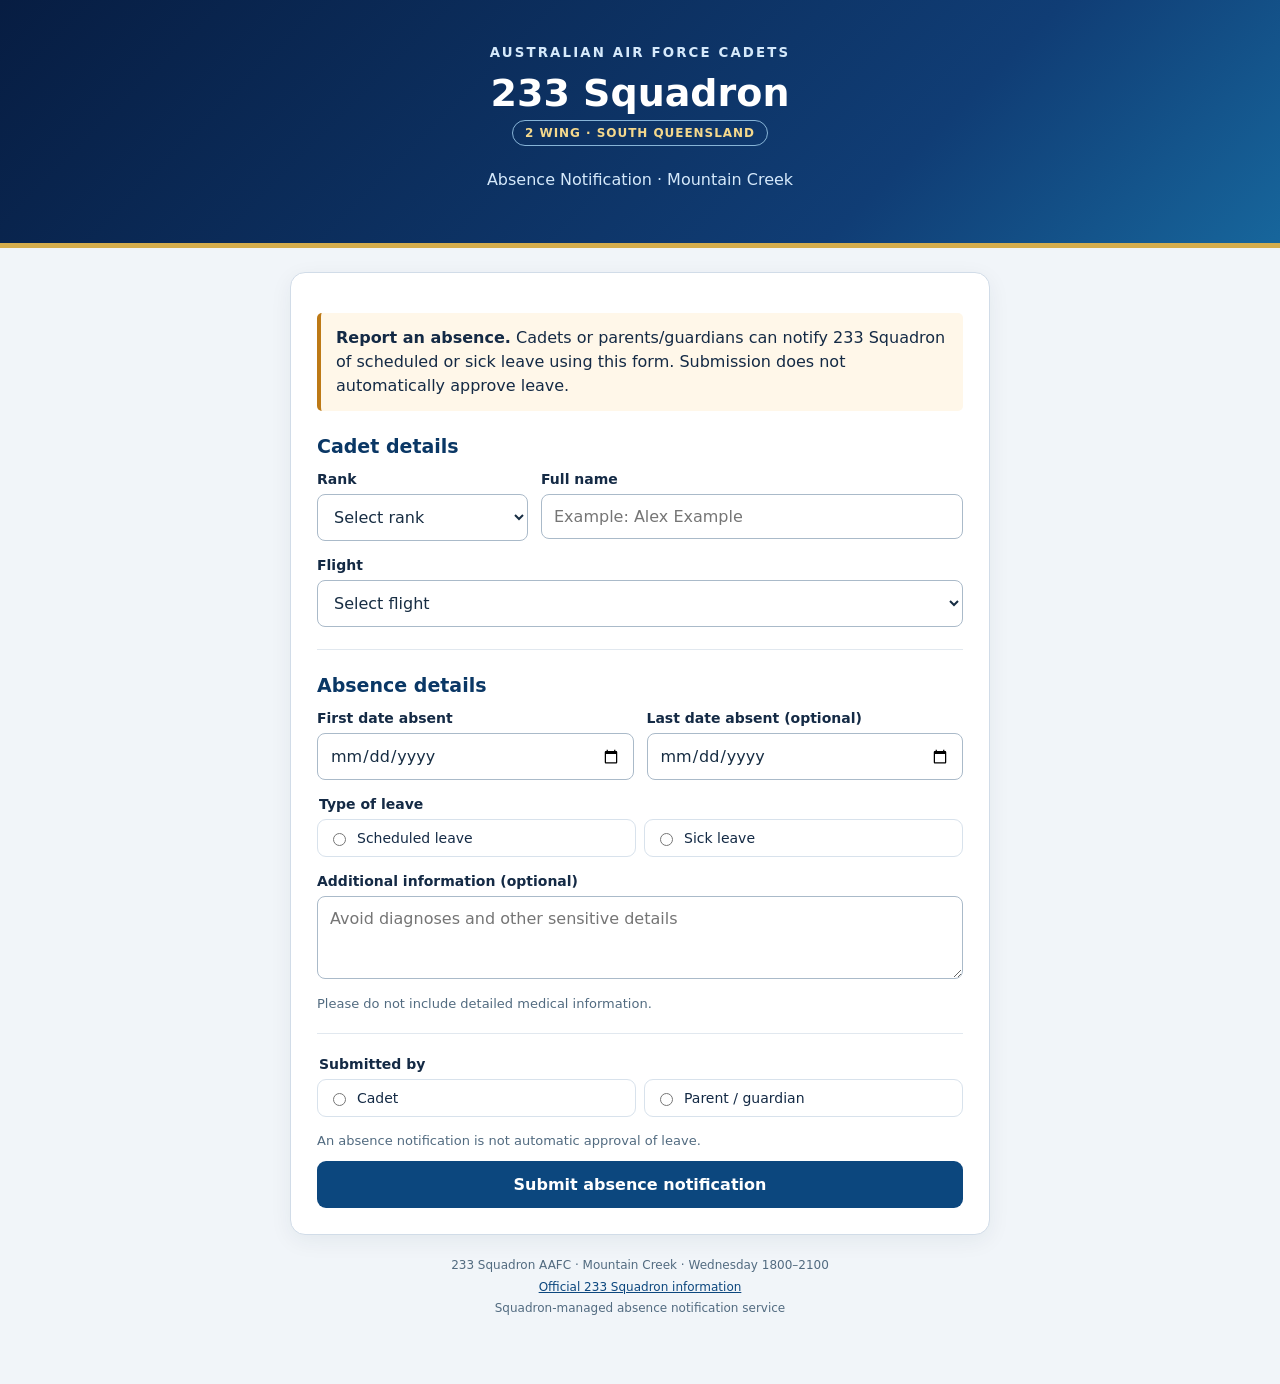
<file: index.html>
<!doctype html>
<html lang="en-AU"><head><meta charset="utf-8"><meta name="viewport" content="width=device-width,initial-scale=1"><title>233 SQN AAFC | Absence Notification</title>
<style>
:root{font-family:system-ui,-apple-system,Segoe UI,sans-serif;color:#142a45;background:#f1f5f9}*{box-sizing:border-box}body{margin:0}header{background:linear-gradient(135deg,#071d42 0%,#103d75 70%,#17669c 100%);color:#fff;padding:42px 18px 38px;text-align:center;border-bottom:5px solid #d5ad4c}header small{letter-spacing:.16em;text-transform:uppercase;color:#d5e9fb;font-weight:750}h1{margin:10px 0 5px;font-size:clamp(25px,5vw,38px)}header p{color:#d5e9fb}main{max-width:730px;margin:24px auto;padding:0 15px 40px}.card{background:white;border:1px solid #d1dce8;border-radius:15px;padding:26px;box-shadow:0 6px 22px #102b4510}h2{font-size:19px;margin:24px 0 14px}.field{margin:0 0 16px}label,legend{display:block;font-size:14px;font-weight:650;margin-bottom:7px}input,select,textarea{width:100%;font:inherit;padding:12px;border:1px solid #aabac9;border-radius:8px;background:white;color:#172d43}.grid{display:grid;grid-template-columns:1fr 2fr;gap:13px}.grid.two{grid-template-columns:1fr 1fr}.options{display:grid;grid-template-columns:1fr 1fr;gap:8px}.option{border:1px solid #d8e2ec;padding:10px;border-radius:9px;display:flex;align-items:center;gap:8px;font-weight:400;margin:0}.option input{width:auto}fieldset{border:0;padding:0;margin:0 0 16px}hr{border:0;border-top:1px solid #e1e8ef;margin:22px 0}.notice{border-left:4px solid #bd7916;background:#fff7e9;padding:13px 15px;border-radius:5px;line-height:1.5;margin:14px 0}.muted{font-size:13px;color:#526b80}.btn{width:100%;border:0;border-radius:9px;background:#0c477e;color:white;padding:14px;font:inherit;font-weight:700;cursor:pointer}.btn:disabled{background:#a6b4c0;cursor:not-allowed}footer{text-align:center;color:#526b80;font-size:12px;margin-top:20px;line-height:1.8}footer a{color:#0c477e}header .brand-banner{display:block;width:min(100%,760px);max-height:180px;object-fit:contain;margin:0 auto 18px;border-radius:6px}header .sqn-crest{display:block;width:112px;height:112px;object-fit:contain;margin:0 auto 14px;background:#fff;border-radius:50%;padding:6px}header .wing{display:inline-block;margin:0 0 8px;padding:5px 12px;border:1px solid #87b4d7;border-radius:30px;color:#f4d88c;font-size:12px;font-weight:700;letter-spacing:.08em}h2{color:#0a3765}@media(max-width:560px){.grid,.grid.two,.options{grid-template-columns:1fr}.card{padding:18px}}
</style></head><body><header><small>Australian Air Force Cadets</small><h1>233 Squadron</h1><div class="wing">2 WING · SOUTH QUEENSLAND</div><p>Absence Notification · Mountain Creek</p></header><main><div class="card">
<div class="notice"><strong>Report an absence.</strong> Cadets or parents/guardians can notify 233 Squadron of scheduled or sick leave using this form. Submission does not automatically approve leave.</div>
<form id="absenceForm" name="233-sqn-absence" method="POST" action="/thank-you.html" data-netlify="true" netlify-honeypot="bot-field"><input type="hidden" name="form-name" value="233-sqn-absence"><input type="hidden" name="subject" id="emailSubject" data-remove-prefix value="233 Squadron | Leave Form - Cadet [SEC=OFFICIAL]"><p style="position:absolute;left:-9999px" aria-hidden="true"><label>Leave blank <input name="bot-field" tabindex="-1" autocomplete="off"></label></p><h2>Cadet details</h2><div class="grid"><div class="field"><label for="rank">Rank</label><select id="rank" name="rank" required><option value="">Select rank</option><option>CDT</option><option>LCDT</option><option>CCPL</option><option>CSGT</option><option>CFSGT</option><option>CWOFF</option><option>CUO</option></select></div><div class="field"><label for="cadetName">Full name</label><input id="cadetName" name="cadetName" maxlength="100" required placeholder="Example: Alex Example"></div></div>
<div class="field"><label for="flight">Flight</label><select id="flight" name="flight" required><option value="">Select flight</option><option>1 Flight</option><option>2 Flight</option><option>3 Flight</option><option>Not sure</option></select></div><hr><h2>Absence details</h2>
<div class="grid two"><div class="field"><label for="startDate">First date absent</label><input type="date" id="startDate" name="startDate" required></div><div class="field"><label for="endDate">Last date absent (optional)</label><input type="date" id="endDate" name="endDate"></div></div>
<fieldset><legend>Type of leave</legend><div class="options"><label class="option"><input type="radio" name="reason" value="Scheduled leave" required>Scheduled leave</label><label class="option"><input type="radio" name="reason" value="Sick leave" required>Sick leave</label></div></fieldset>
<div class="field"><label for="comments">Additional information (optional)</label><textarea id="comments" name="comments" maxlength="500" rows="3" placeholder="Avoid diagnoses and other sensitive details"></textarea><p class="muted">Please do not include detailed medical information.</p></div><hr>
<fieldset><legend>Submitted by</legend><div class="options"><label class="option"><input type="radio" name="submitter" value="Cadet" required>Cadet</label><label class="option"><input type="radio" name="submitter" value="Parent / guardian">Parent / guardian</label></div></fieldset>
<p class="muted">An absence notification is not automatic approval of leave.</p><button class="btn" type="submit">Submit absence notification</button></form><script>document.getElementById("absenceForm").addEventListener("submit",function(){const rank=document.getElementById("rank").value;const name=document.getElementById("cadetName").value.trim().replace(/[\r\n|\[\]]/g," ").replace(/\s+/g," ").slice(0,100);document.getElementById("emailSubject").value="233 Squadron | Leave Form - "+rank+" "+name+" [SEC=OFFICIAL]";});</script></div><footer>233 Squadron AAFC · Mountain Creek · Wednesday 1800–2100<br><a href="https://www.airforcecadets.gov.au/how-to-join/wings/2-wing-aafc-sth-qld/233-squadron-mountain-creek" rel="noopener noreferrer">Official 233 Squadron information</a><br>Squadron-managed absence notification service</footer></main></body></html>
</file>
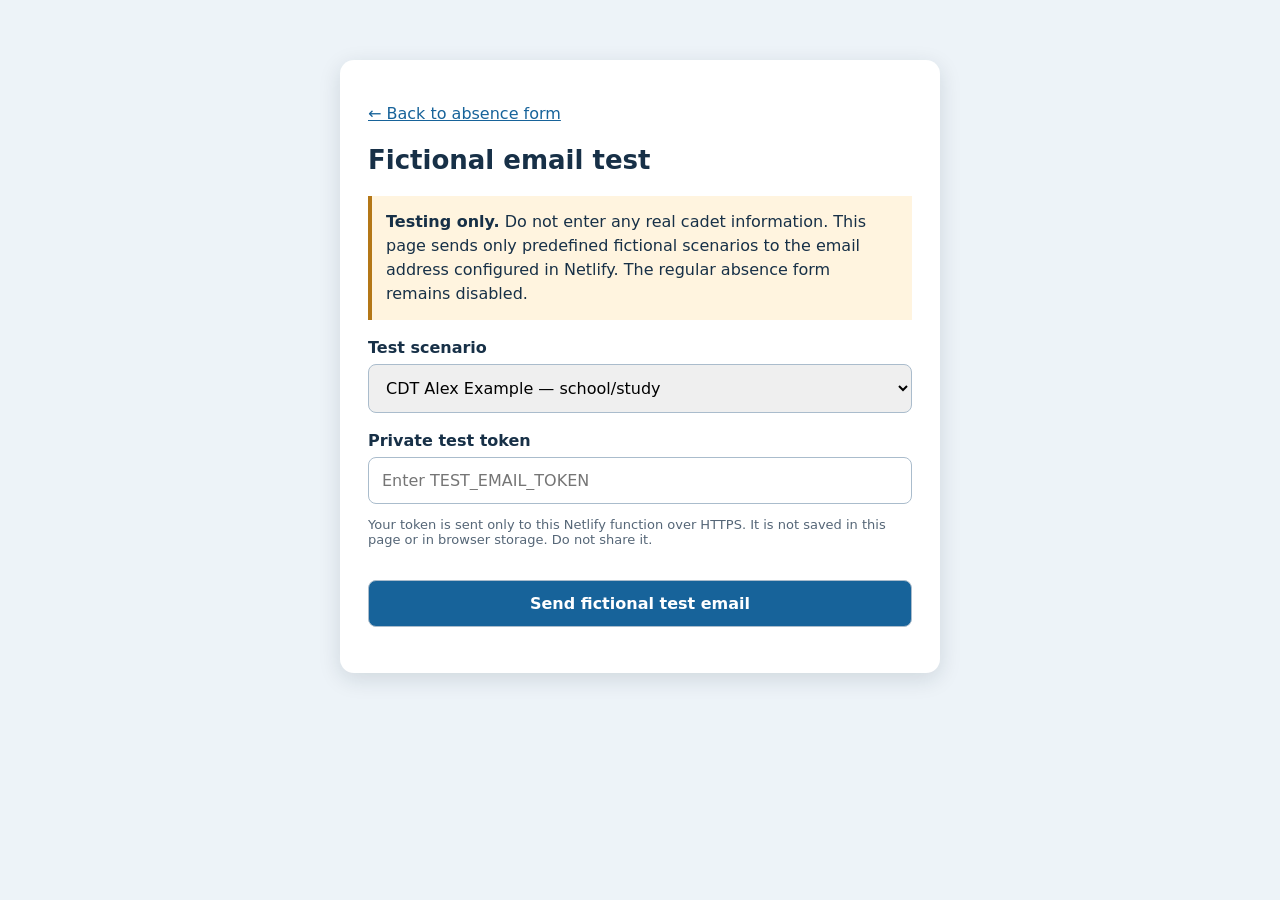
<file: test.html>
<!doctype html><html lang="en-AU"><head><meta charset="utf-8"><meta name="viewport" content="width=device-width,initial-scale=1"><title>233 SQN | Fictional Email Test</title><style>body{font-family:system-ui,sans-serif;background:#edf3f8;color:#173047;margin:0}main{max-width:600px;margin:40px auto;padding:20px}section{background:white;padding:28px;border-radius:14px;box-shadow:0 6px 22px #1232}h1{font-size:26px}label{display:block;font-weight:600;margin:18px 0 7px}input,select,button{box-sizing:border-box;width:100%;padding:13px;border:1px solid #aabccc;border-radius:8px;font:inherit}button{margin-top:20px;background:#17639a;color:white;font-weight:700;cursor:pointer}button:disabled{opacity:.6;cursor:wait}.warning{padding:14px;background:#fff4df;border-left:4px solid #b47717;line-height:1.5}#status{white-space:pre-wrap;overflow-wrap:anywhere;margin-top:18px}a{color:#17639a}</style></head><body><main><section><p><a href="/">← Back to absence form</a></p><h1>Fictional email test</h1><p class="warning"><strong>Testing only.</strong> Do not enter any real cadet information. This page sends only predefined fictional scenarios to the email address configured in Netlify. The regular absence form remains disabled.</p><form id="testForm"><label for="scenario">Test scenario</label><select id="scenario"><option value="school">CDT Alex Example — school/study</option><option value="transport">LCDT Taylor Example — transport</option><option value="family">CCPL Jordan Example — family commitment</option></select><label for="token">Private test token</label><input type="password" id="token" required autocomplete="off" placeholder="Enter TEST_EMAIL_TOKEN"><p style="font-size:13px;color:#567">Your token is sent only to this Netlify function over HTTPS. It is not saved in this page or in browser storage. Do not share it.</p><button id="send" type="submit">Send fictional test email</button><div id="status" role="status" aria-live="polite"></div></form></section></main><script>const form=document.getElementById('testForm'),status=document.getElementById('status'),button=document.getElementById('send');form.addEventListener('submit',async e=>{e.preventDefault();button.disabled=true;status.textContent='Sending test…';const token=document.getElementById('token').value;try{const res=await fetch('/api/test-email',{method:'POST',headers:{'content-type':'application/json','x-test-token':token},body:JSON.stringify({scenario:document.getElementById('scenario').value}),cache:'no-store'});const data=await res.json();status.textContent=res.ok?'Accepted by Resend. Check your configured test inbox. Email ID: '+(data.id||'not provided'):'Test failed ('+res.status+'): '+(data.error||'Unknown error')+(data.provider_message?' — '+data.provider_message:'');}catch(err){status.textContent='Network error: '+err.message}finally{document.getElementById('token').value='';button.disabled=false}})</script></body></html>
</file>
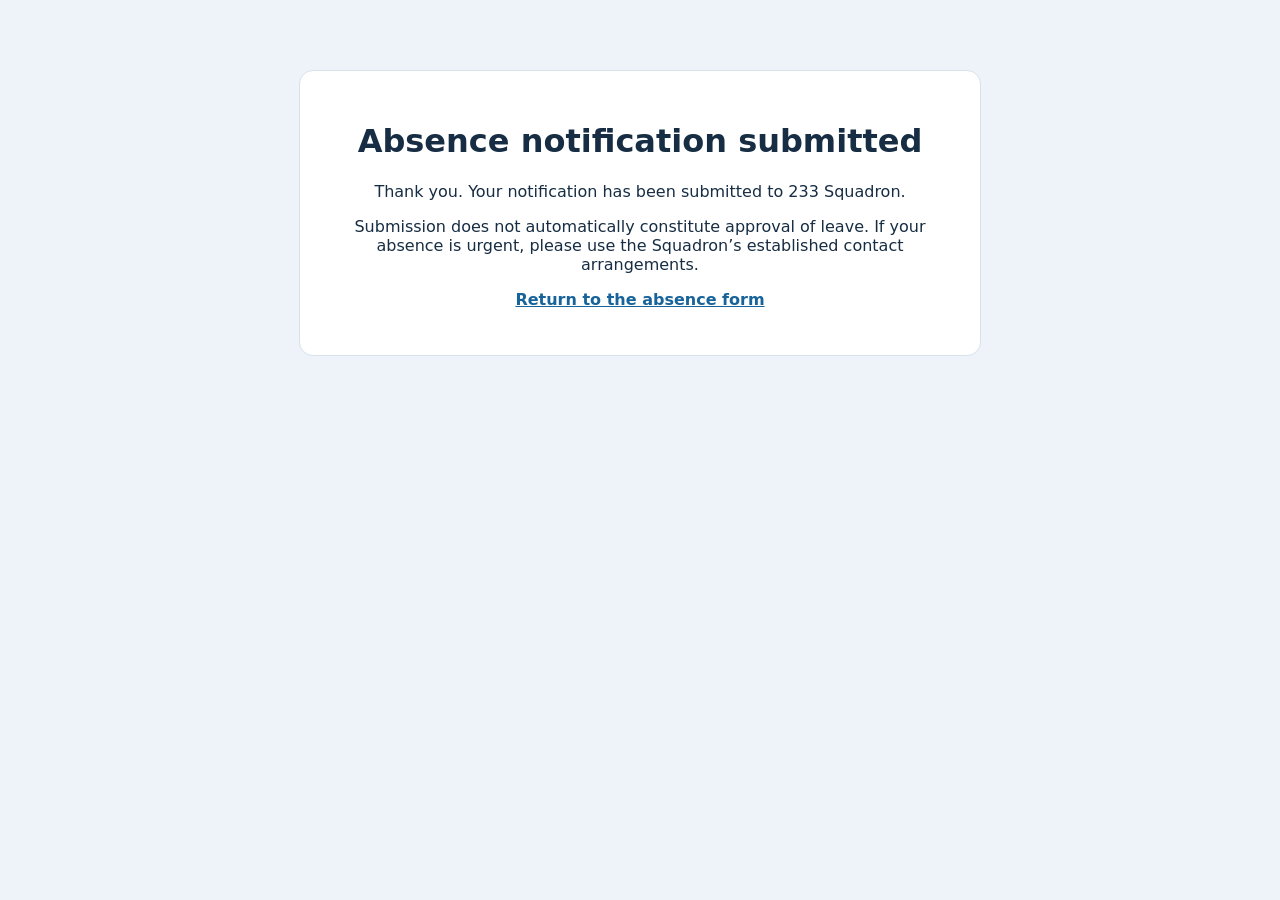
<file: thank-you.html>
<!doctype html><html lang="en-AU"><head><meta charset="utf-8"><meta name="viewport" content="width=device-width,initial-scale=1"><title>233 SQN | Notification Submitted</title><style>body{margin:0;background:#edf3f8;color:#172d43;font:16px system-ui,sans-serif}main{max-width:620px;margin:70px auto;padding:30px;background:white;border:1px solid #d7e2ec;border-radius:14px;text-align:center}a{color:#17639a;font-weight:650}</style></head><body><main><h1>Absence notification submitted</h1><p>Thank you. Your notification has been submitted to 233 Squadron.</p><p>Submission does not automatically constitute approval of leave. If your absence is urgent, please use the Squadron’s established contact arrangements.</p><p><a href="/">Return to the absence form</a></p></main></body></html>
</file>
